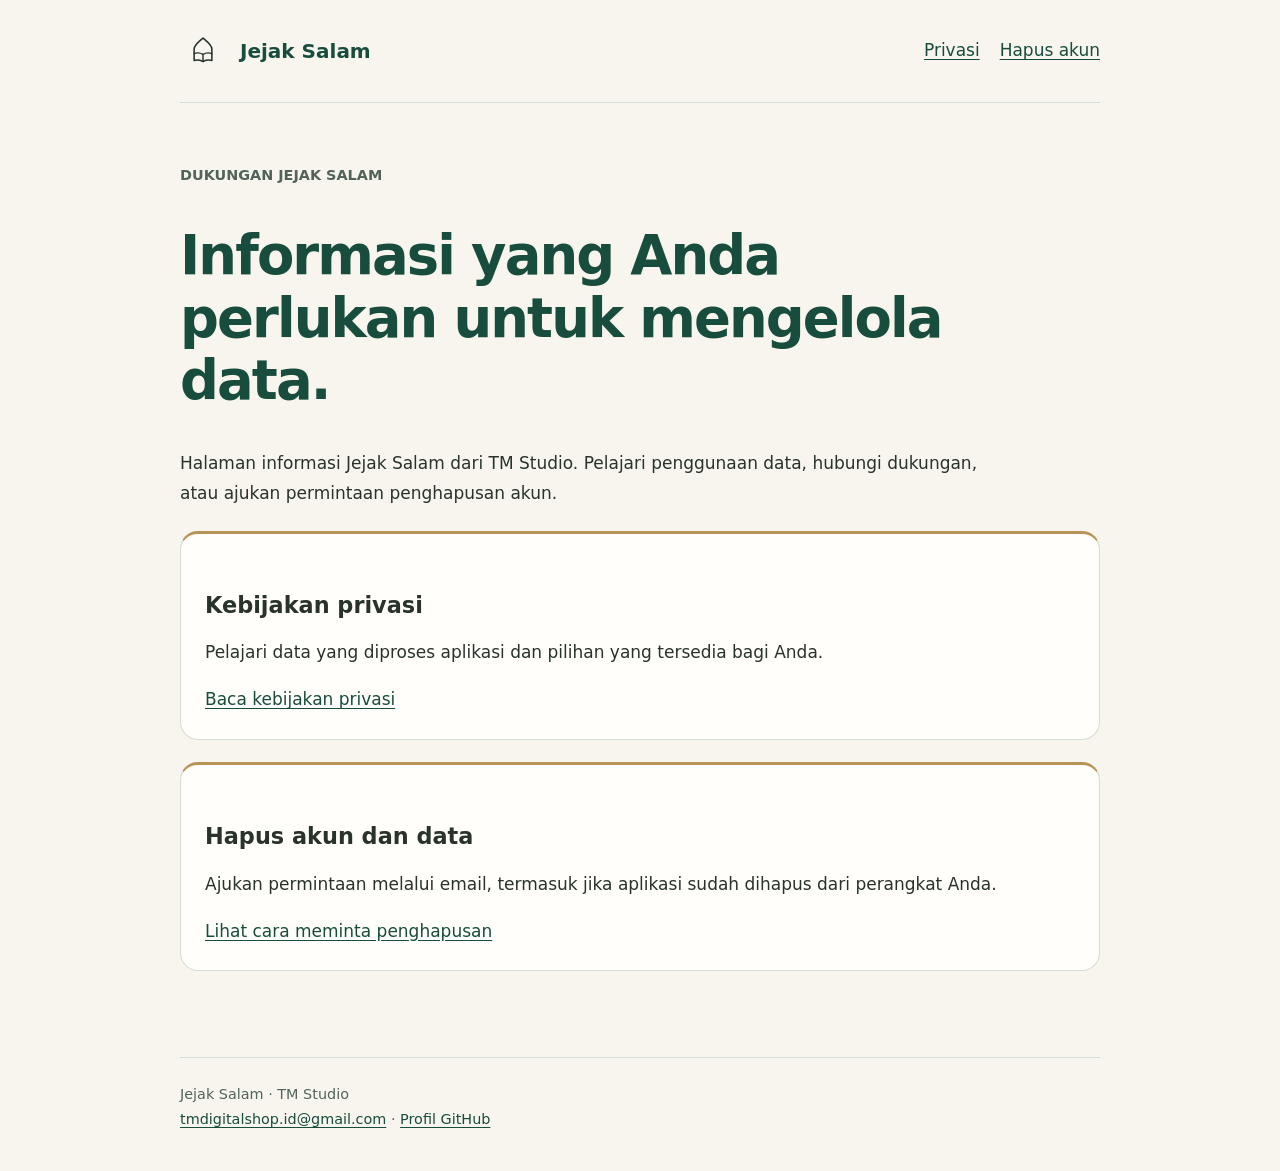
<file: index.html>
<!doctype html><html lang="id"><head><meta charset="utf-8"><meta name="viewport" content="width=device-width,initial-scale=1"><title>Dukungan · Jejak Salam</title><link rel="icon" href="icon.svg" type="image/svg+xml"><link rel="stylesheet" href="styles.css"></head><body><a class="skip" href="#isi">Langsung ke isi</a><header><a href="index.html"><img src="icon.svg" alt=""><span>Jejak Salam</span></a><nav aria-label="Halaman dukungan"><a href="privacy-policy.html">Privasi</a><a href="account-deletion.html">Hapus akun</a></nav></header><main id="isi"><p class="eyebrow">DUKUNGAN JEJAK SALAM</p><h1>Informasi yang Anda perlukan untuk mengelola data.</h1><p>Halaman informasi Jejak Salam dari TM Studio. Pelajari penggunaan data, hubungi dukungan, atau ajukan permintaan penghapusan akun.</p><section class="card"><h2>Kebijakan privasi</h2><p>Pelajari data yang diproses aplikasi dan pilihan yang tersedia bagi Anda.</p><a href="privacy-policy.html">Baca kebijakan privasi</a></section><section class="card"><h2>Hapus akun dan data</h2><p>Ajukan permintaan melalui email, termasuk jika aplikasi sudah dihapus dari perangkat Anda.</p><a href="account-deletion.html">Lihat cara meminta penghapusan</a></section></main><footer>Jejak Salam · TM Studio<br><a href="mailto:tmdigitalshop.id@gmail.com">tmdigitalshop.id@gmail.com</a> · <a href="https://github.com/thamaago">Profil GitHub</a></footer></body></html>
</file>
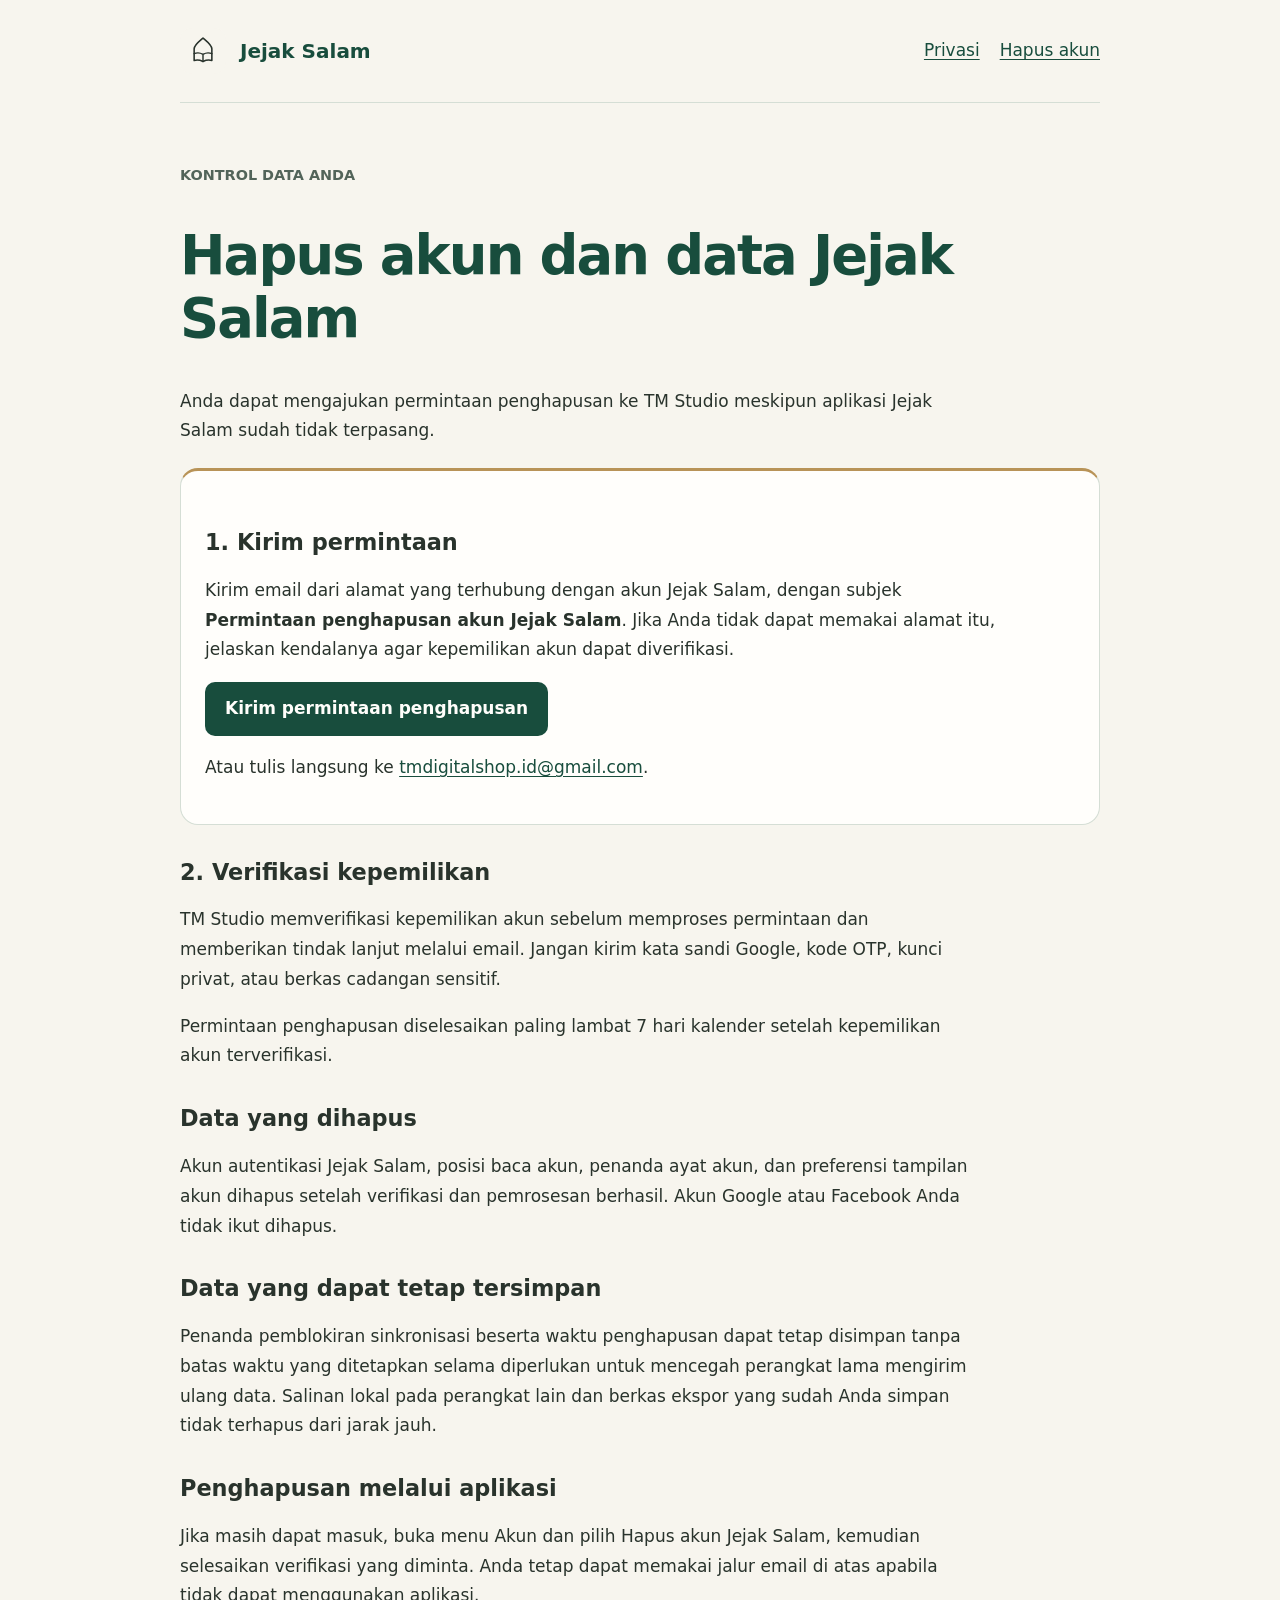
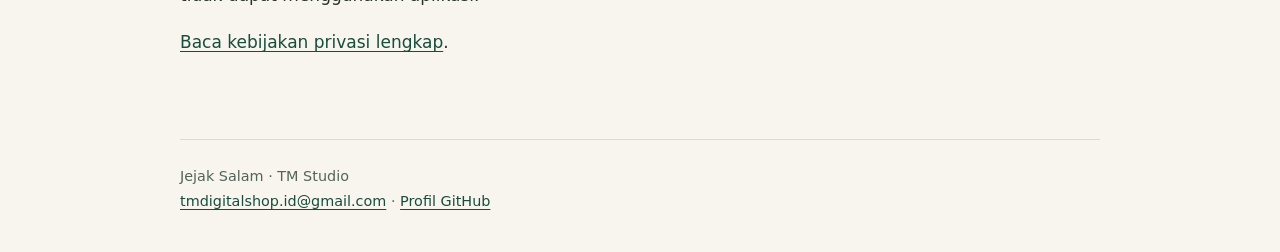
<file: account-deletion.html>
<!doctype html><html lang="id"><head><meta charset="utf-8"><meta name="viewport" content="width=device-width,initial-scale=1"><title>Penghapusan akun · Jejak Salam</title><link rel="icon" href="icon.svg" type="image/svg+xml"><link rel="stylesheet" href="styles.css"></head><body><a class="skip" href="#isi">Langsung ke isi</a><header><a href="index.html"><img src="icon.svg" alt=""><span>Jejak Salam</span></a><nav aria-label="Halaman dukungan"><a href="privacy-policy.html">Privasi</a><a href="account-deletion.html">Hapus akun</a></nav></header><main id="isi"><p class="eyebrow">KONTROL DATA ANDA</p><h1>Hapus akun dan data Jejak Salam</h1><p>Anda dapat mengajukan permintaan penghapusan ke TM Studio meskipun aplikasi Jejak Salam sudah tidak terpasang.</p><section class="card"><h2>1. Kirim permintaan</h2><p>Kirim email dari alamat yang terhubung dengan akun Jejak Salam, dengan subjek <strong>Permintaan penghapusan akun Jejak Salam</strong>. Jika Anda tidak dapat memakai alamat itu, jelaskan kendalanya agar kepemilikan akun dapat diverifikasi.</p><a class="button" href="mailto:tmdigitalshop.id@gmail.com?subject=Permintaan%20penghapusan%20akun%20Jejak%20Salam&amp;body=Alamat%20email%20akun%20Jejak%20Salam%20saya%3A%20%0A%0ASaya%20meminta%20penghapusan%20akun%20Jejak%20Salam%20beserta%20data%20bacaan%20yang%20terkait.%0A">Kirim permintaan penghapusan</a><p>Atau tulis langsung ke <a href="mailto:tmdigitalshop.id@gmail.com">tmdigitalshop.id@gmail.com</a>.</p></section><h2>2. Verifikasi kepemilikan</h2><p>TM Studio memverifikasi kepemilikan akun sebelum memproses permintaan dan memberikan tindak lanjut melalui email. Jangan kirim kata sandi Google, kode OTP, kunci privat, atau berkas cadangan sensitif.</p><p>Permintaan penghapusan diselesaikan paling lambat 7 hari kalender setelah kepemilikan akun terverifikasi.</p><h2>Data yang dihapus</h2><p>Akun autentikasi Jejak Salam, posisi baca akun, penanda ayat akun, dan preferensi tampilan akun dihapus setelah verifikasi dan pemrosesan berhasil. Akun Google atau Facebook Anda tidak ikut dihapus.</p><h2>Data yang dapat tetap tersimpan</h2><p>Penanda pemblokiran sinkronisasi beserta waktu penghapusan dapat tetap disimpan tanpa batas waktu yang ditetapkan selama diperlukan untuk mencegah perangkat lama mengirim ulang data. Salinan lokal pada perangkat lain dan berkas ekspor yang sudah Anda simpan tidak terhapus dari jarak jauh.</p><h2>Penghapusan melalui aplikasi</h2><p>Jika masih dapat masuk, buka menu Akun dan pilih Hapus akun Jejak Salam, kemudian selesaikan verifikasi yang diminta. Anda tetap dapat memakai jalur email di atas apabila tidak dapat menggunakan aplikasi.</p><p><a href="privacy-policy.html">Baca kebijakan privasi lengkap</a>.</p></main><footer>Jejak Salam · TM Studio<br><a href="mailto:tmdigitalshop.id@gmail.com">tmdigitalshop.id@gmail.com</a> · <a href="https://github.com/thamaago">Profil GitHub</a></footer></body></html>
</file>
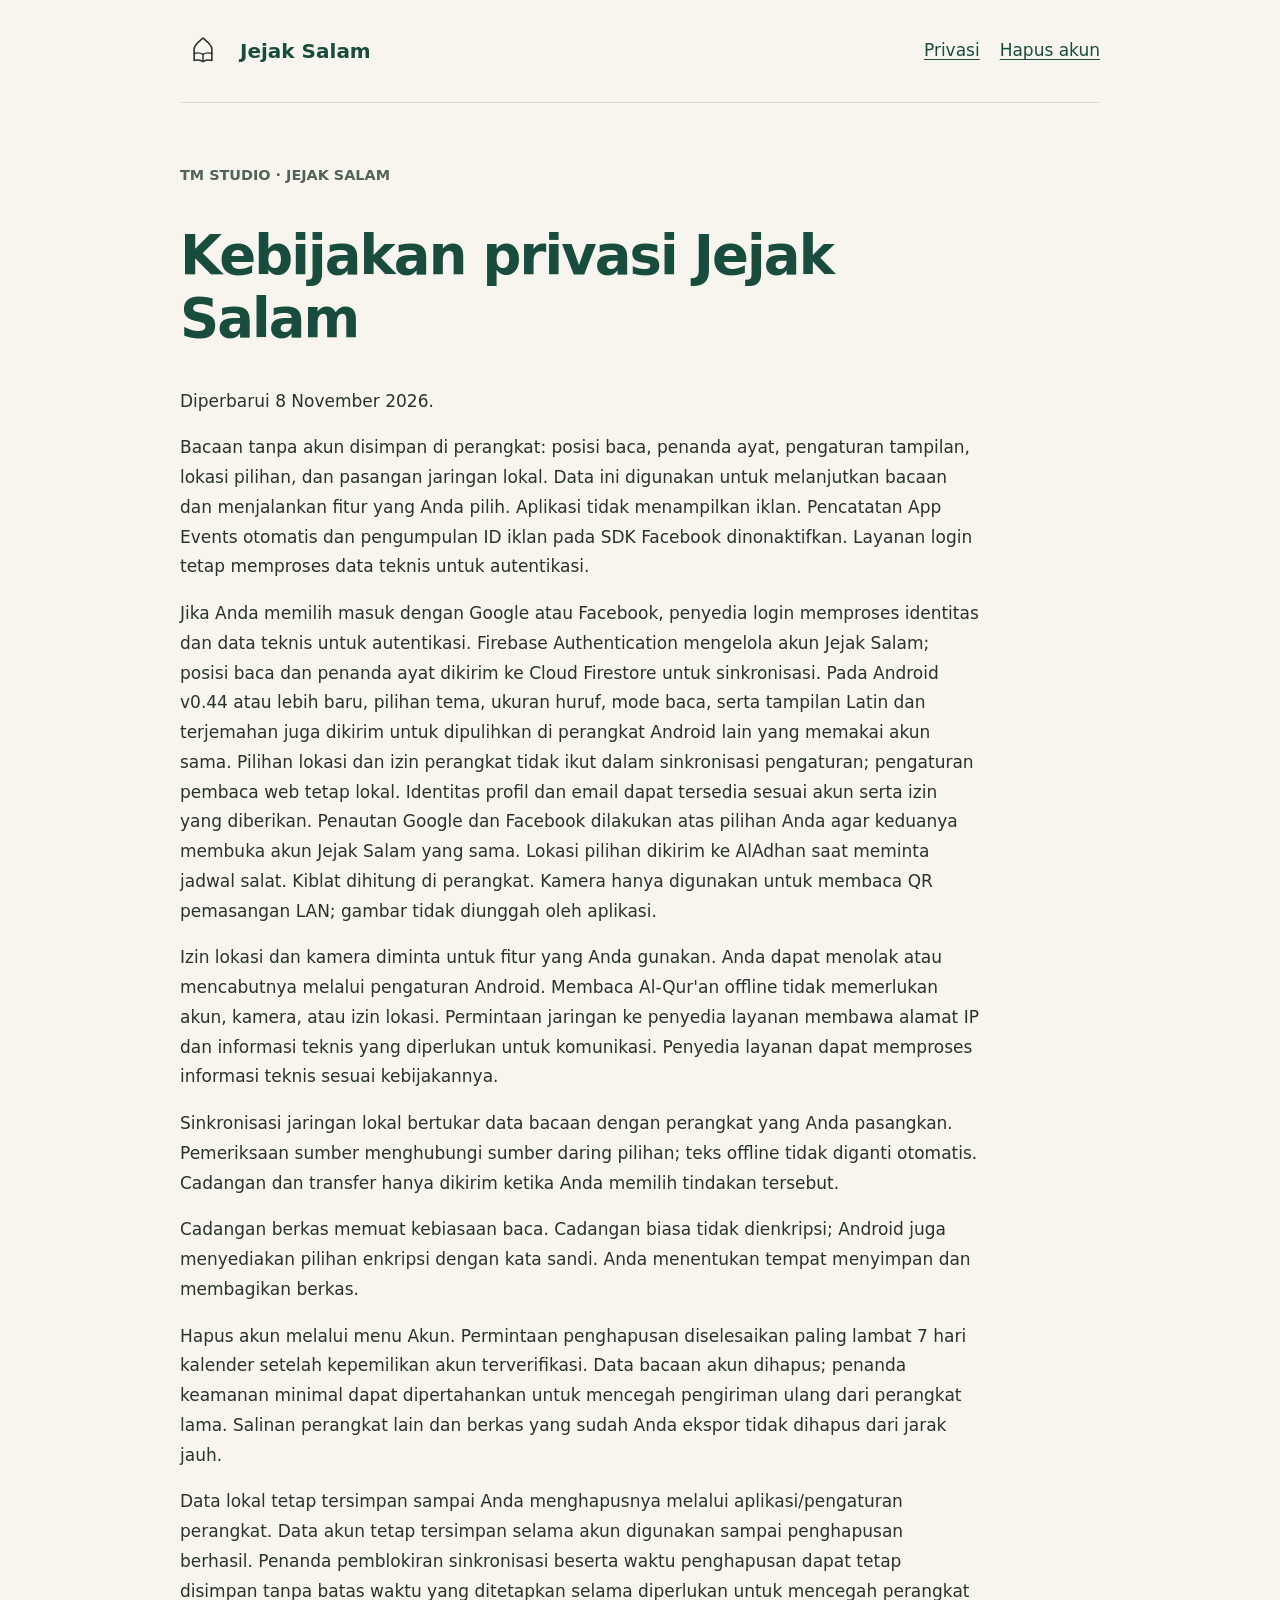
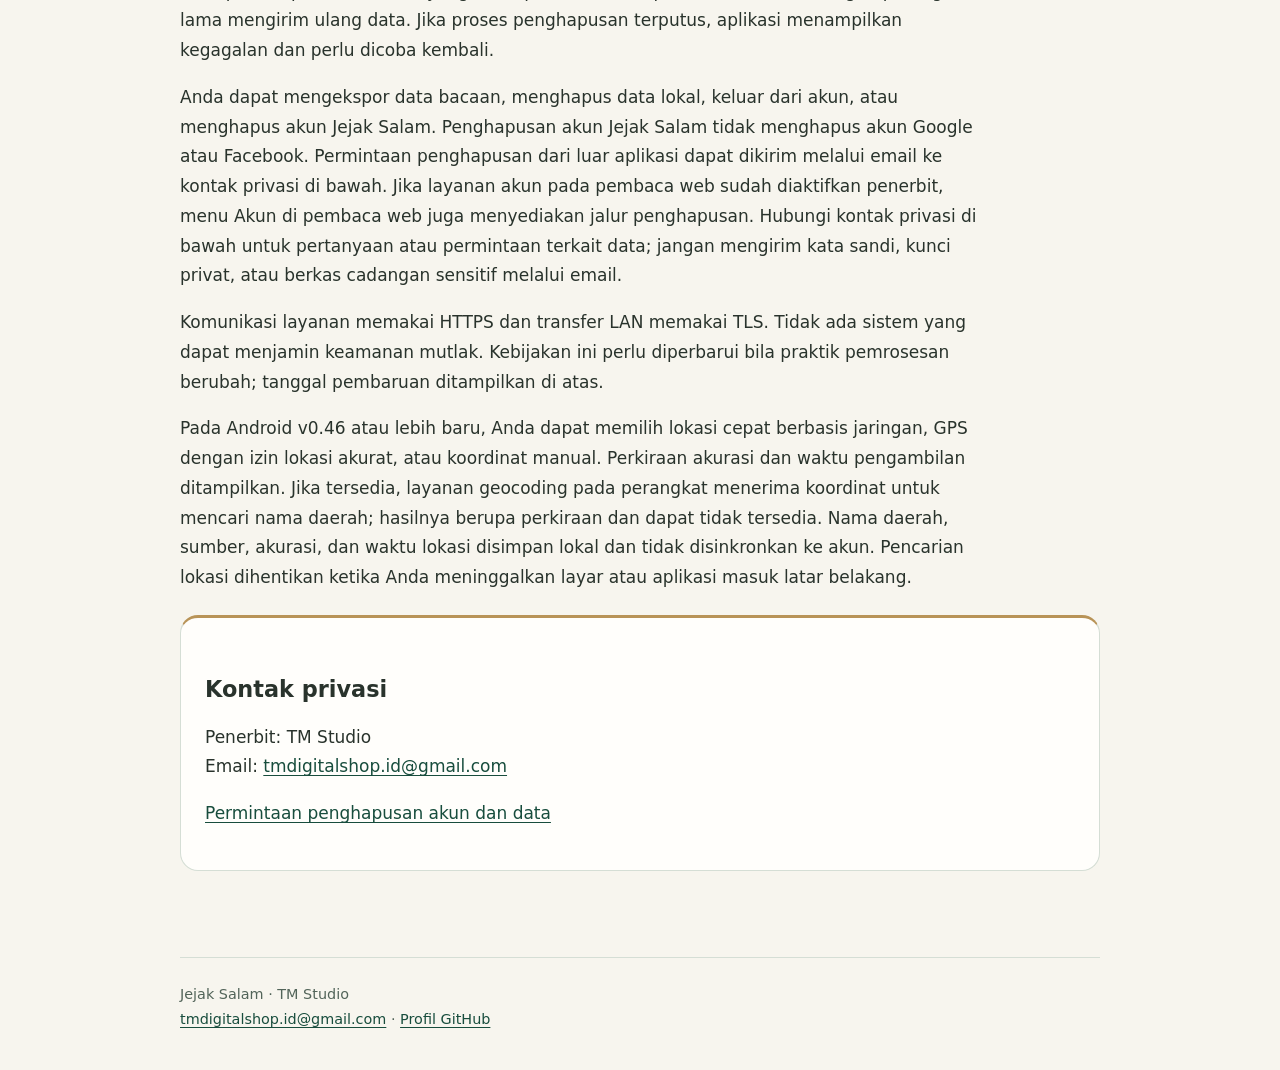
<file: privacy-policy.html>
<!doctype html><html lang="id"><head><meta charset="utf-8"><meta name="viewport" content="width=device-width,initial-scale=1"><title>Kebijakan privasi · Jejak Salam</title><link rel="icon" href="icon.svg" type="image/svg+xml"><link rel="stylesheet" href="styles.css"></head><body><a class="skip" href="#isi">Langsung ke isi</a><header><a href="index.html"><img src="icon.svg" alt=""><span>Jejak Salam</span></a><nav aria-label="Halaman dukungan"><a href="privacy-policy.html">Privasi</a><a href="account-deletion.html">Hapus akun</a></nav></header><main id="isi"><p class="eyebrow">TM STUDIO · JEJAK SALAM</p><h1>Kebijakan privasi Jejak Salam</h1><p>Diperbarui 8 November 2026.</p><p>Bacaan tanpa akun disimpan di perangkat: posisi baca, penanda ayat, pengaturan tampilan, lokasi pilihan, dan pasangan jaringan lokal. Data ini digunakan untuk melanjutkan bacaan dan menjalankan fitur yang Anda pilih. Aplikasi tidak menampilkan iklan. Pencatatan App Events otomatis dan pengumpulan ID iklan pada SDK Facebook dinonaktifkan. Layanan login tetap memproses data teknis untuk autentikasi.</p><p>Jika Anda memilih masuk dengan Google atau Facebook, penyedia login memproses identitas dan data teknis untuk autentikasi. Firebase Authentication mengelola akun Jejak Salam; posisi baca dan penanda ayat dikirim ke Cloud Firestore untuk sinkronisasi. Pada Android v0.44 atau lebih baru, pilihan tema, ukuran huruf, mode baca, serta tampilan Latin dan terjemahan juga dikirim untuk dipulihkan di perangkat Android lain yang memakai akun sama. Pilihan lokasi dan izin perangkat tidak ikut dalam sinkronisasi pengaturan; pengaturan pembaca web tetap lokal. Identitas profil dan email dapat tersedia sesuai akun serta izin yang diberikan. Penautan Google dan Facebook dilakukan atas pilihan Anda agar keduanya membuka akun Jejak Salam yang sama. Lokasi pilihan dikirim ke AlAdhan saat meminta jadwal salat. Kiblat dihitung di perangkat. Kamera hanya digunakan untuk membaca QR pemasangan LAN; gambar tidak diunggah oleh aplikasi.</p><p>Izin lokasi dan kamera diminta untuk fitur yang Anda gunakan. Anda dapat menolak atau mencabutnya melalui pengaturan Android. Membaca Al-Qur&#x27;an offline tidak memerlukan akun, kamera, atau izin lokasi. Permintaan jaringan ke penyedia layanan membawa alamat IP dan informasi teknis yang diperlukan untuk komunikasi. Penyedia layanan dapat memproses informasi teknis sesuai kebijakannya.</p><p>Sinkronisasi jaringan lokal bertukar data bacaan dengan perangkat yang Anda pasangkan. Pemeriksaan sumber menghubungi sumber daring pilihan; teks offline tidak diganti otomatis. Cadangan dan transfer hanya dikirim ketika Anda memilih tindakan tersebut.</p><p>Cadangan berkas memuat kebiasaan baca. Cadangan biasa tidak dienkripsi; Android juga menyediakan pilihan enkripsi dengan kata sandi. Anda menentukan tempat menyimpan dan membagikan berkas.</p><p>Hapus akun melalui menu Akun. Permintaan penghapusan diselesaikan paling lambat 7 hari kalender setelah kepemilikan akun terverifikasi. Data bacaan akun dihapus; penanda keamanan minimal dapat dipertahankan untuk mencegah pengiriman ulang dari perangkat lama. Salinan perangkat lain dan berkas yang sudah Anda ekspor tidak dihapus dari jarak jauh.</p><p>Data lokal tetap tersimpan sampai Anda menghapusnya melalui aplikasi/pengaturan perangkat. Data akun tetap tersimpan selama akun digunakan sampai penghapusan berhasil. Penanda pemblokiran sinkronisasi beserta waktu penghapusan dapat tetap disimpan tanpa batas waktu yang ditetapkan selama diperlukan untuk mencegah perangkat lama mengirim ulang data. Jika proses penghapusan terputus, aplikasi menampilkan kegagalan dan perlu dicoba kembali.</p><p>Anda dapat mengekspor data bacaan, menghapus data lokal, keluar dari akun, atau menghapus akun Jejak Salam. Penghapusan akun Jejak Salam tidak menghapus akun Google atau Facebook. Permintaan penghapusan dari luar aplikasi dapat dikirim melalui email ke kontak privasi di bawah. Jika layanan akun pada pembaca web sudah diaktifkan penerbit, menu Akun di pembaca web juga menyediakan jalur penghapusan. Hubungi kontak privasi di bawah untuk pertanyaan atau permintaan terkait data; jangan mengirim kata sandi, kunci privat, atau berkas cadangan sensitif melalui email.</p><p>Komunikasi layanan memakai HTTPS dan transfer LAN memakai TLS. Tidak ada sistem yang dapat menjamin keamanan mutlak. Kebijakan ini perlu diperbarui bila praktik pemrosesan berubah; tanggal pembaruan ditampilkan di atas.</p><p>Pada Android v0.46 atau lebih baru, Anda dapat memilih lokasi cepat berbasis jaringan, GPS dengan izin lokasi akurat, atau koordinat manual. Perkiraan akurasi dan waktu pengambilan ditampilkan. Jika tersedia, layanan geocoding pada perangkat menerima koordinat untuk mencari nama daerah; hasilnya berupa perkiraan dan dapat tidak tersedia. Nama daerah, sumber, akurasi, dan waktu lokasi disimpan lokal dan tidak disinkronkan ke akun. Pencarian lokasi dihentikan ketika Anda meninggalkan layar atau aplikasi masuk latar belakang.</p><section class="card"><h2>Kontak privasi</h2><p>Penerbit: TM Studio<br>Email: <a href="mailto:tmdigitalshop.id@gmail.com">tmdigitalshop.id@gmail.com</a></p><p><a href="account-deletion.html">Permintaan penghapusan akun dan data</a></p></section></main><footer>Jejak Salam · TM Studio<br><a href="mailto:tmdigitalshop.id@gmail.com">tmdigitalshop.id@gmail.com</a> · <a href="https://github.com/thamaago">Profil GitHub</a></footer></body></html>
</file>
<file: styles.css>
*{box-sizing:border-box}body{margin:0;background:#f7f5ee;color:#29332c;font:17px/1.75 system-ui,-apple-system,"Segoe UI",sans-serif}a{color:#184d3d;text-underline-offset:.2em}a:focus-visible{outline:3px solid #826326;outline-offset:4px}header,main,footer{width:min(100% - 40px,920px);margin:auto}header{padding:28px 0;display:flex;align-items:center;justify-content:space-between;gap:20px;flex-wrap:wrap;border-bottom:1px solid #d5ded5}header>a{display:flex;align-items:center;gap:14px;text-decoration:none;font-weight:700;font-size:1.25rem}header img{width:46px;height:46px;border-radius:12px}nav{display:flex;flex-wrap:wrap;gap:20px}main{padding:46px 0 64px;overflow-wrap:anywhere}h1{font-size:clamp(2rem,6vw,3.4rem);line-height:1.15;letter-spacing:-.035em;max-width:820px;color:#184d3d}h2{font-size:1.4rem;line-height:1.35;margin-top:2rem}p,li{max-width:74ch}.eyebrow{color:#526459;font-weight:600;font-size:.9rem}.card{background:#fffefb;border:1px solid #d5ded5;border-top:3px solid #b89357;border-radius:18px;padding:24px;margin:22px 0}.button{display:inline-block;background:#184d3d;color:#fffefb;text-decoration:none;border-radius:10px;padding:12px 20px;font-weight:600;overflow-wrap:anywhere}footer{border-top:1px solid #d5ded5;padding:24px 0 38px;color:#526459;font-size:.9rem;overflow-wrap:anywhere}.skip{position:absolute;left:20px;top:-100px;background:#fffefb;padding:12px;z-index:9}.skip:focus{top:5px}@media(max-width:400px){header,main,footer{width:calc(100% - 32px)}nav{gap:12px;font-size:.9rem}.card{padding:18px}}
</file>
